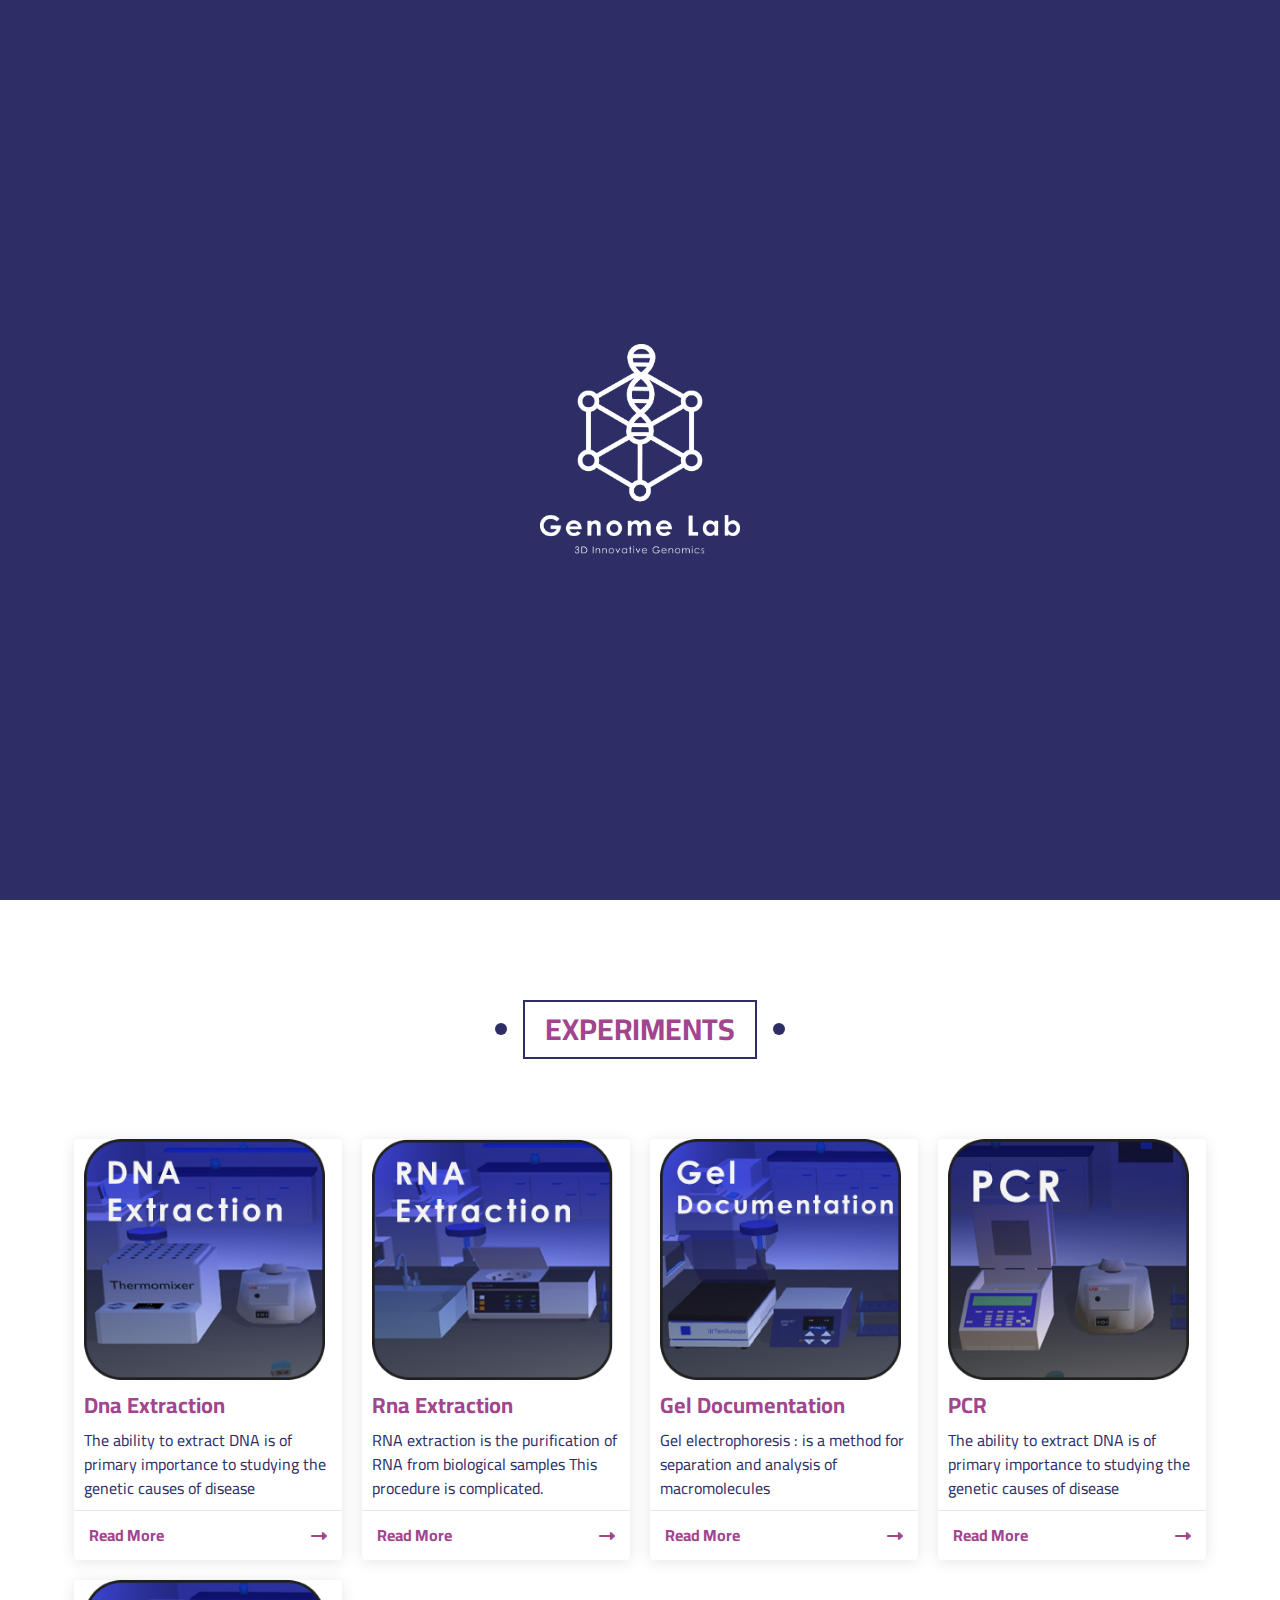
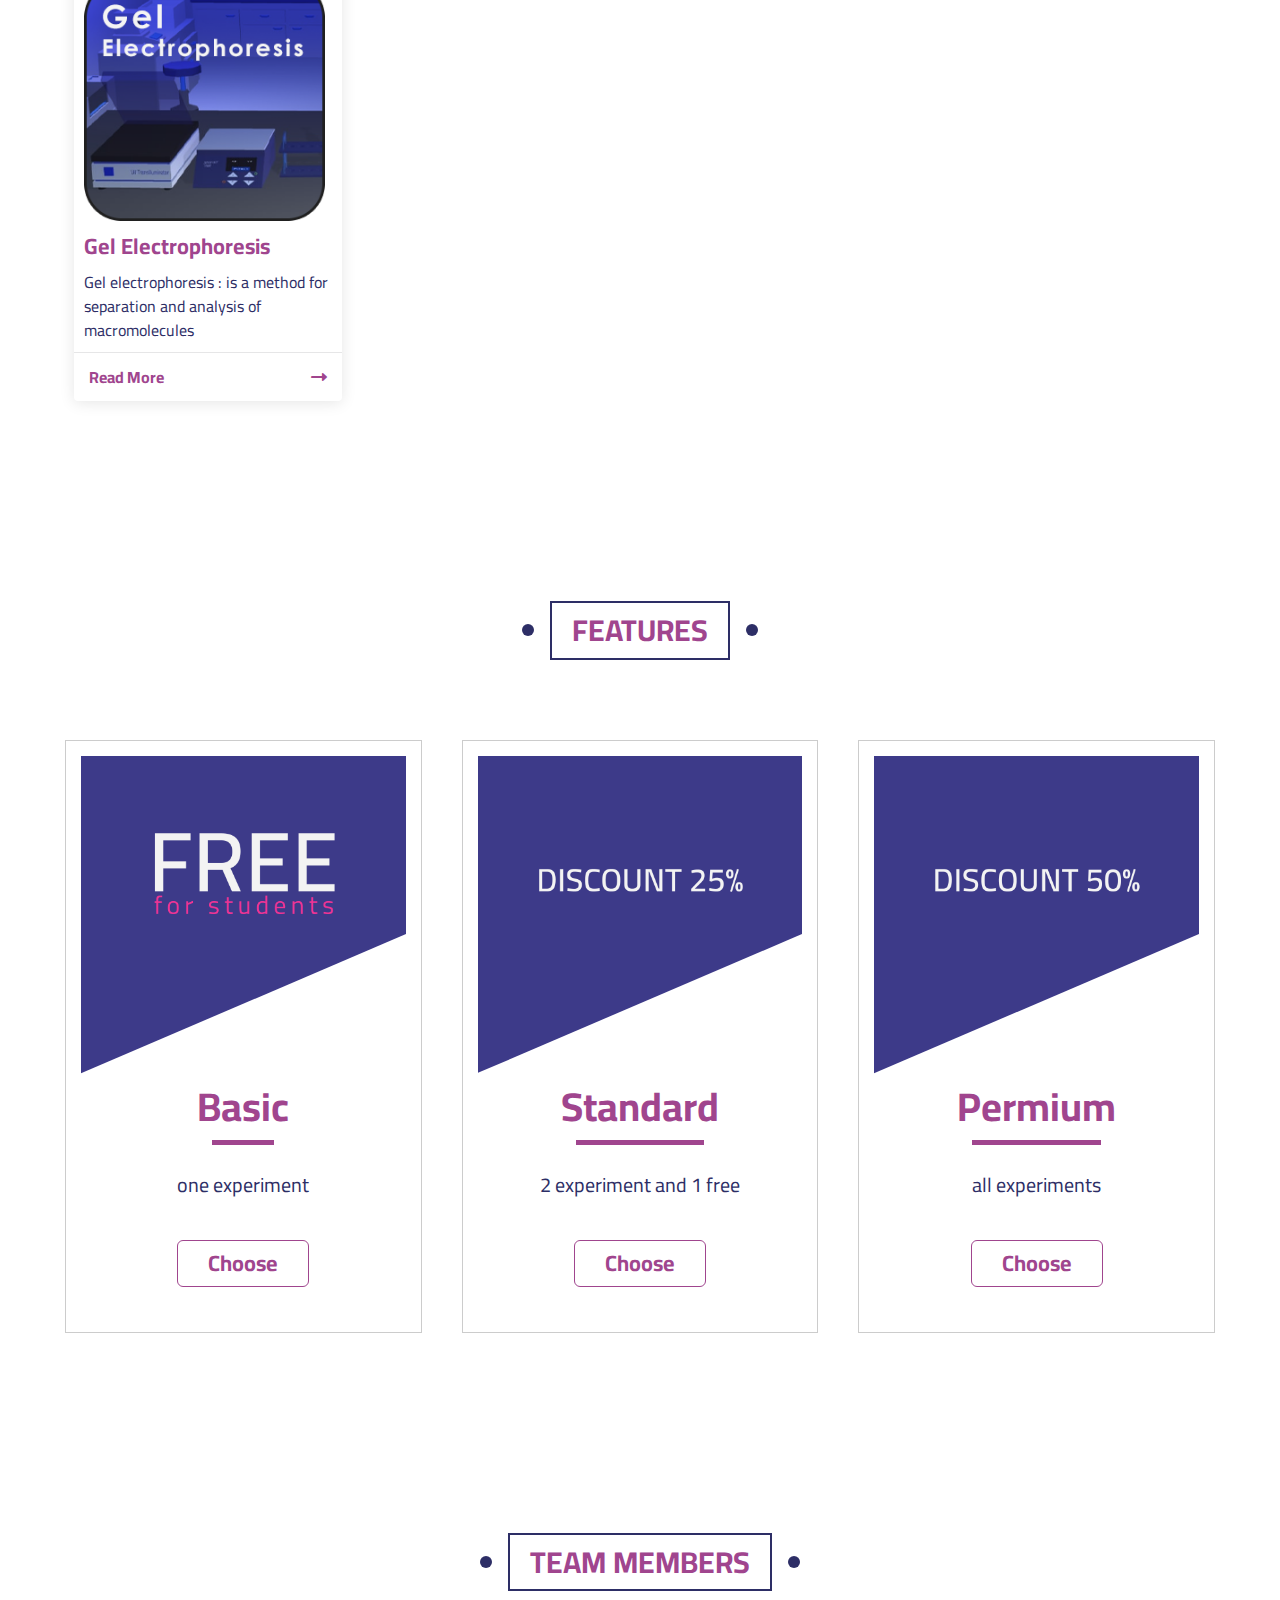
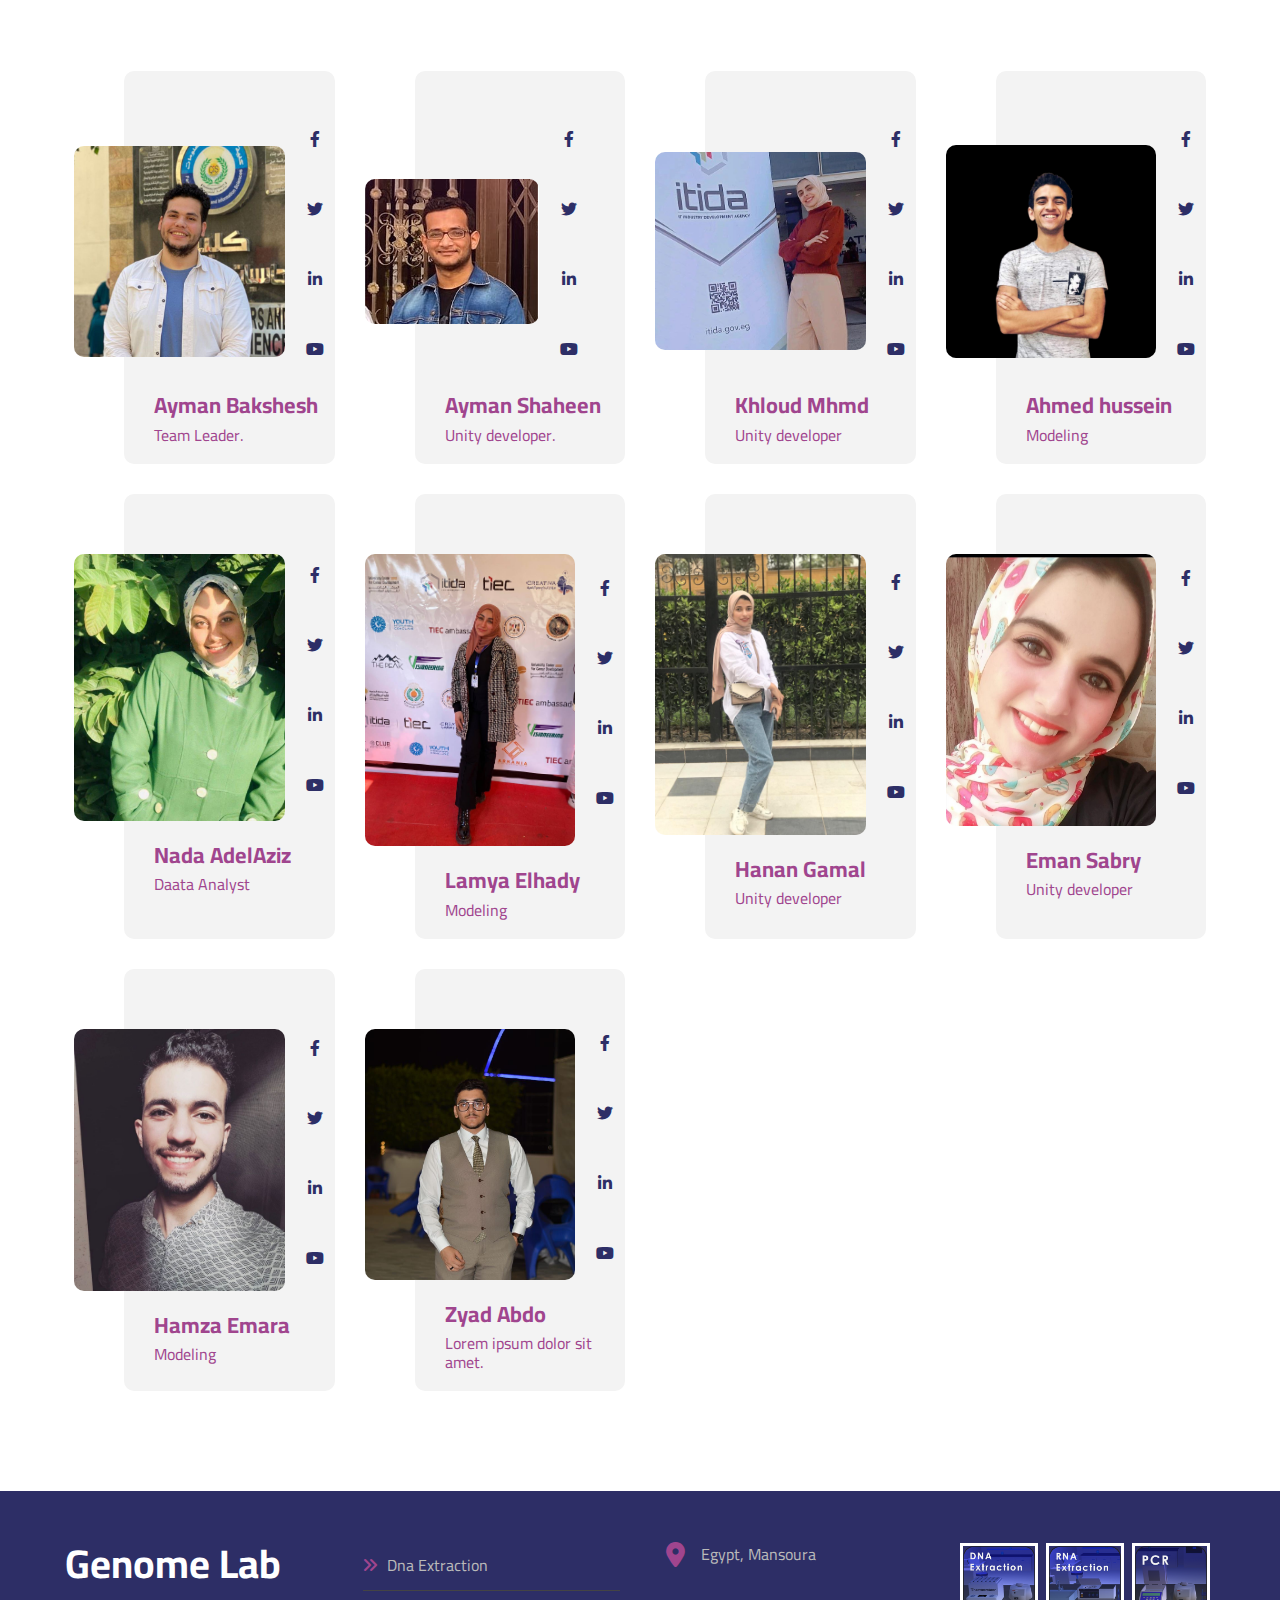
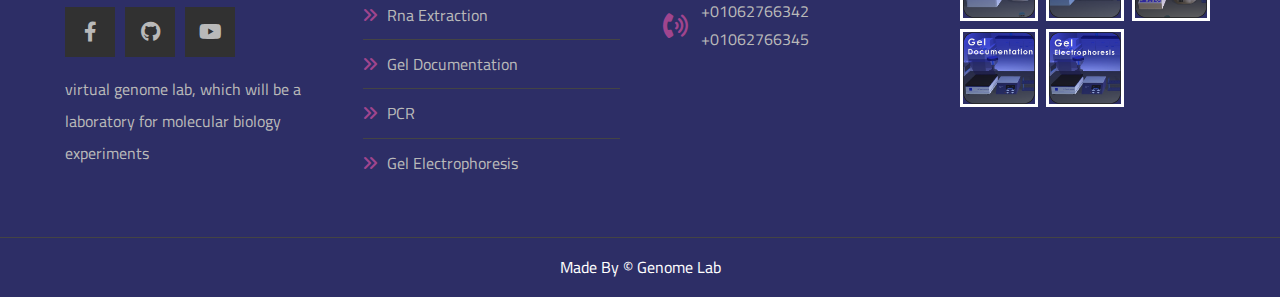
<file: index.html>
<!DOCTYPE html>
<html lang="en">
  <head>
    <meta charset="UTF-8" />
    <meta http-equiv="X-UA-Compatible" content="IE=edge" />
    <meta name="viewport" content="width=device-width, initial-scale=1.0" />
    <title>Genome Lab</title>
    <link rel="preconnect" href="https://fonts.googleapis.com" />
    <link rel="preconnect" href="https://fonts.gstatic.com" crossorigin />
    <link
      href="https://fonts.googleapis.com/css2?family=Cairo:wght@300;400;700&family=Lato:ital,wght@0,400;1,700&family=Pacifico&family=Rubik:wght@300&display=swap"
      rel="stylesheet"
    />
    <link rel="stylesheet" href="css/normalize.css" />
    <!--<link rel="stylesheet" href="css/bootstrap.min.css">-->
    <link rel="stylesheet" href="css/all.min.css" />
    <link rel="stylesheet" href="css/animate.css" />
    <link rel="stylesheet" href="css/style.css" />
  </head>
  <body>
    <!-- start header-->
    <div class="header">
      <div class="container">
        <a href="#index.thml" class="logo"> Genome Lab</a>
        <ul class="main-nav">
          <li>
            <a href="#Experiments">Experiments</a>
          </li>
          <li>
            <a href="#gallery">Devices</a>
          </li>
          <li>
            <a href="#feature">Feature</a>
          </li>
          
        </ul>
      </div>
    </div>
    <!-- end header-->
    <!-- start landing -->
    <div class="landing">
      <div class="container">
    <div class="text">
      <h1> Welcome, To ,<span> Genome Lab</h1>
      <p>
        Building 3d virtual genome lab, which will be a laboratory for molecular
         biology experiments and study the results of interactions on the human genome in a virtual work environment to simulate reality.    </p>
    </div> <!-- text-->
    <div class="btns">

        <a href="login.html" class="hvr-underline-from-left">Sign In </a>

        <a href="register.html" class="hvr-underline-from-right"> Sign up </a>

    </div>
    
 
      </div> <!--container-->
      <a href="#articles" class="go-down"> 
        <i class="fas fa-angle-double-down fa-2x"></i>
      </a>
    </div> <!-- landing-->
    <!-- end labding-->
    <!-- start Articles-->
    <div class="articles" id="Experiments">
      <h2 class="title-main"> Experiments </h2>
        <div class="container ">

        <div class="box">
          <img src="imgs/Group 10.png" alt="" >
          <div class="contant">
            <h3> Dna Extraction </h3>
            <p>The ability to extract DNA is of primary importance to studying the genetic causes of disease</p>
          </div> <!-- contant-->
          <div class="info">
            <a href="#" onclick="checkLogin()"> Read More </a>
            <i class="fas fa-long-arrow-alt-right "></i>
          </div> <!-- info-->
          </div> <!--1-->
      
        <div class="box">
          <img src="imgs/Group 11.png" alt="" >
          <div class="contant">
            <h3> Rna Extraction </h3>
            <p>RNA extraction is the purification of RNA from biological samples This procedure is complicated.</p>
          </div> <!-- contant-->
          <div class="info">
            <a href="#"> Read More </a>
            <i class="fas fa-long-arrow-alt-right "></i>
          </div> <!-- info-->
        </div> <!-- box 2-->

        <div class="box">
          <img src="imgs/Group 8.png" alt="" >
          <div class="contant">
            <h3> Gel Documentation  </h3>
            <p>Gel electrophoresis : 
              is a method for separation and analysis of macromolecules</p>
          </div> <!-- contant-->
          <div class="info">
            <a href="#"> Read More </a>
            <i class="fas fa-long-arrow-alt-right "></i>
          </div> <!-- info-->
        </div> <!-- box 3-->

        <div class="box">
          <img src="imgs/Group 7.png" alt="" >
          <div class="contant">
            <h3> PCR </h3>
            <p>The ability to extract DNA is of primary importance to studying the genetic causes of disease</p>
          </div> <!-- contant-->
          <div class="info">
            <a href="#"> Read More </a>
            <i class="fas fa-long-arrow-alt-right "></i>
          </div> <!-- info-->
        </div> <!-- box 4-->

        <div class="box">
          <img src="imgs/Group 9.png" alt="" >
          <div class="contant">
            <h3> Gel Electrophoresis </h3>
            <p>Gel electrophoresis : 
              is a method for separation and analysis of macromolecules</p>
          </div> <!-- contant-->
          <div class="info">
            <a href="#"> Read More </a>
            <i class="fas fa-long-arrow-alt-right "></i>
          </div> <!-- info-->
        </div> <!-- box 5-->


      
      </div> <!-- container-->
    </div> <!-- Articles-->
    <!-- end Articles-->
     <!-- start feature -->
  <div class="feature" id="feature">
    <h2 class="title-main"> Features</h2>
    <div class="container">
      <div class="box Quality">
        <div class="img-holder">
          <img src="imgs/free.png" alt="" >
        </div>      
          <h3> Basic</h3>
          <p>  one experiment</p>
             <a href="#"> Choose</a>

      </div> <!-- box 1 -->

      <div class="box Time">
        <div class="img-holder">
          <img src="imgs/free2.png" alt="" >
        </div>      
          <h3> Standard </h3>
          <p> 2 experiment and 1 free</p>

             <a href="#"> Choose</a>


      </div> <!-- box 2 -->

      <div class="box Passion">
        <div class="img-holder">
          <img src="imgs/free3.png" alt="" >
        </div>      
          <h3> Permium</h3>
          <p>          all experiments
          </p>
             <a href="#"> Choose</a>


      </div> <!-- box 3 -->

    </div> <!--container-->
  </div> <!-- feature-->
  <!--start Team member -->
  <div class="team-member" id="team-member">
    <h2 class="title-main">
      TEAM MEMBERS
    </h2>
    <div class="container">
      <div class="box">
        <div class="data">
          <img src="imgs/ayman.jpg" alt="">
          <div class="social">
            <a href="#" >  <i class="fab fa-facebook-f"></i> </a>
            <a href="#" >  <i class="fab fa-twitter"></i> </a>
            <a href="#" >  <i class="fab fa-linkedin-in"></i> </a>
            <a href="#" >  <i class="fab fa-youtube"></i> </a>
          </div>
        </div>
        <div class="info">
          <h3> Ayman Bakshesh</h3>
          <p> Team Leader.</p>
        </div>
       
      </div>
      
      <div class="box">
        <div class="data">
          <img src="imgs/shaheen.png" alt="">
          <div class="social">
            <a href="#" >  <i class="fab fa-facebook-f"></i> </a>
            <a href="#" >  <i class="fab fa-twitter"></i> </a>
            <a href="#" >  <i class="fab fa-linkedin-in"></i> </a>
            <a href="#" >  <i class="fab fa-youtube"></i> </a>
          </div>
        </div>
        <div class="info">
          <h3> Ayman Shaheen</h3>
          <p> Unity developer.</p>
        </div>
       
      </div>

      <div class="box">
        <div class="data">
          <img src="imgs/khloud2.jpg" alt="">
          <div class="social">
            <a href="#" >  <i class="fab fa-facebook-f"></i> </a>
            <a href="#" >  <i class="fab fa-twitter"></i> </a>
            <a href="#" >  <i class="fab fa-linkedin-in"></i> </a>
            <a href="#" >  <i class="fab fa-youtube"></i> </a>
          </div>
        </div>
        <div class="info">
          <h3> Khloud Mhmd</h3>
          <p> Unity developer</p>
        </div>
       
      </div>

      <div class="box">
        <div class="data">
          <img src="imgs/hussen.jpg" alt="">
          <div class="social">
            <a href="#" >  <i class="fab fa-facebook-f"></i> </a>
            <a href="#" >  <i class="fab fa-twitter"></i> </a>
            <a href="#" >  <i class="fab fa-linkedin-in"></i> </a>
            <a href="#" >  <i class="fab fa-youtube"></i> </a>
          </div>
        </div>
        <div class="info">
          <h3> Ahmed hussein</h3>
          <p> Modeling</p>
        </div>
       
      </div>

      <div class="box">
        <div class="data">
          <img src="imgs/naddda.jpg" alt="">
          <div class="social">
            <a href="#" >  <i class="fab fa-facebook-f"></i> </a>
            <a href="#" >  <i class="fab fa-twitter"></i> </a>
            <a href="#" >  <i class="fab fa-linkedin-in"></i> </a>
            <a href="#" >  <i class="fab fa-youtube"></i> </a>
          </div>
        </div>
        <div class="info">
          <h3> Nada AdelAziz</h3>
          <p> Daata Analyst </p>
        </div>
       
      </div>

      <div class="box">
        <div class="data">
          <img src="imgs/lamya.jpg" alt="">
          <div class="social">
            <a href="#" >  <i class="fab fa-facebook-f"></i> </a>
            <a href="#" >  <i class="fab fa-twitter"></i> </a>
            <a href="#" >  <i class="fab fa-linkedin-in"></i> </a>
            <a href="#" >  <i class="fab fa-youtube"></i> </a>
          </div>
        </div>
        <div class="info">
          <h3> Lamya Elhady</h3>
          <p> Modeling</p>
        </div>
       
      </div>

      <div class="box">
        <div class="data">
          <img src="imgs/Hanan.jpg" alt="">
          <div class="social">
            <a href="#" >  <i class="fab fa-facebook-f"></i> </a>
            <a href="#" >  <i class="fab fa-twitter"></i> </a>
            <a href="#" >  <i class="fab fa-linkedin-in"></i> </a>
            <a href="#" >  <i class="fab fa-youtube"></i> </a>
          </div>
        </div>
        <div class="info">
          <h3> Hanan Gamal</h3>
          <p> Unity developer</p>
        </div>
       
      </div>

      <div class="box">
        <div class="data">
          <img src="imgs/emann.png" alt="">
          <div class="social">
            <a href="#" >  <i class="fab fa-facebook-f"></i> </a>
            <a href="#" >  <i class="fab fa-twitter"></i> </a>
            <a href="#" >  <i class="fab fa-linkedin-in"></i> </a>
            <a href="#" >  <i class="fab fa-youtube"></i> </a>
          </div>
        </div>
        <div class="info">
          <h3> Eman Sabry</h3>
          <p> Unity developer</p>
        </div>
       
      </div>
      <div class="box">
        <div class="data">
          <img src="imgs/hamza2.jpg" alt="">
          <div class="social">
            <a href="#" >  <i class="fab fa-facebook-f"></i> </a>
            <a href="#" >  <i class="fab fa-twitter"></i> </a>
            <a href="#" >  <i class="fab fa-linkedin-in"></i> </a>
            <a href="#" >  <i class="fab fa-youtube"></i> </a>
          </div>
        </div>
        <div class="info">
          <h3> Hamza Emara</h3>
          <p> Modeling</p>
        </div>
       
      </div>
      <div class="box">
        <div class="data">
          <img src="imgs/zyad.jpg" alt="">
          <div class="social">
            <a href="#" >  <i class="fab fa-facebook-f"></i> </a>
            <a href="#" >  <i class="fab fa-twitter"></i> </a>
            <a href="#" >  <i class="fab fa-linkedin-in"></i> </a>
            <a href="#" >  <i class="fab fa-youtube"></i> </a>
          </div>
        </div>
        <div class="info">
          <h3> Zyad Abdo</h3>
          <p> Lorem ipsum dolor sit amet.</p>
        </div>
       
      </div>
    </div>
     </div>
  <!--end Team member -->
  <!-- Start Footer -->
  <div class="footer">
    <div class="container">
      <div class="box">
        <h3>Genome Lab</h3>
        <ul class="social">
          <li>
            <a href="#" class="facebook">
              <i class="fab fa-facebook-f"></i>
            </a>
          </li>
          <li>
            <a href="#" class="twitter">
              <i class="fab fa-github"></i>
            </a>
          </li>
          <li>
            <a href="#" class="youtube">
              <i class="fab fa-youtube"></i>
            </a>
          </li>
        </ul>
        <p class="text">
          virtual genome lab, which will be a laboratory for molecular biology experiments        </p>
      </div>
      <div class="box">
        <ul class="links">
          <li><a href="#" onclick="checkLogin()">Dna Extraction</a></li>
          <li><a href="#">Rna Extraction</a></li>
          <li><a href="#">Gel  Documentation</a></li>
          <li><a href="#">PCR </a></li>
          <li><a href="#">Gel Electrophoresis </a></li>
        </ul>
      </div>
      <div class="box">
        <div class="line">
          <i class="fas fa-map-marker-alt fa-fw"></i>
          <div class="info">Egypt, Mansoura</div>
        </div>
        <div class="line">
          <i class="fas fa-phone-volume fa-fw"></i>
          <div class="info">
            <span>+01062766342</span>
            <span>+01062766345</span>
          </div>
        </div>
      </div>
      <div class="box footer-gallery">
        <img src="imgs/Group 10.png" alt="" />
        <img src="imgs/Group 11.png" alt="" />
        <img src="imgs/Group 7.png" alt="" />
        <img src="imgs/Group 8.png" alt="" />
        <img src="imgs/Group 9.png" alt="" />
      </div>
    </div>
    <p class="copyright">Made   By &copy; Genome Lab</p>

  </div>
  <!-- End Footer -->

  <section class="loader">
    <div class="loader-icon">     
      <img src="imgs/logo w.png" alt="" width="200px">
    </div>
  </section>
  <script src="script.js"></script>
  <script src="https://cdnjs.cloudflare.com/ajax/libs/jquery/3.4.1/jquery.min.js"></script>
  <script>
    setTimeout(function () {
      $('body').css("overflow", "auto")
      $('.loader').fadeToggle();

    }, 3500);
  </script>

    <script src="js/wow.min.js"></script>
    <script>
      new WOW().init();
    </script>
    <script src="js/bootstrap.bundle.min.js"></script>
  </body>
</html>
</file>
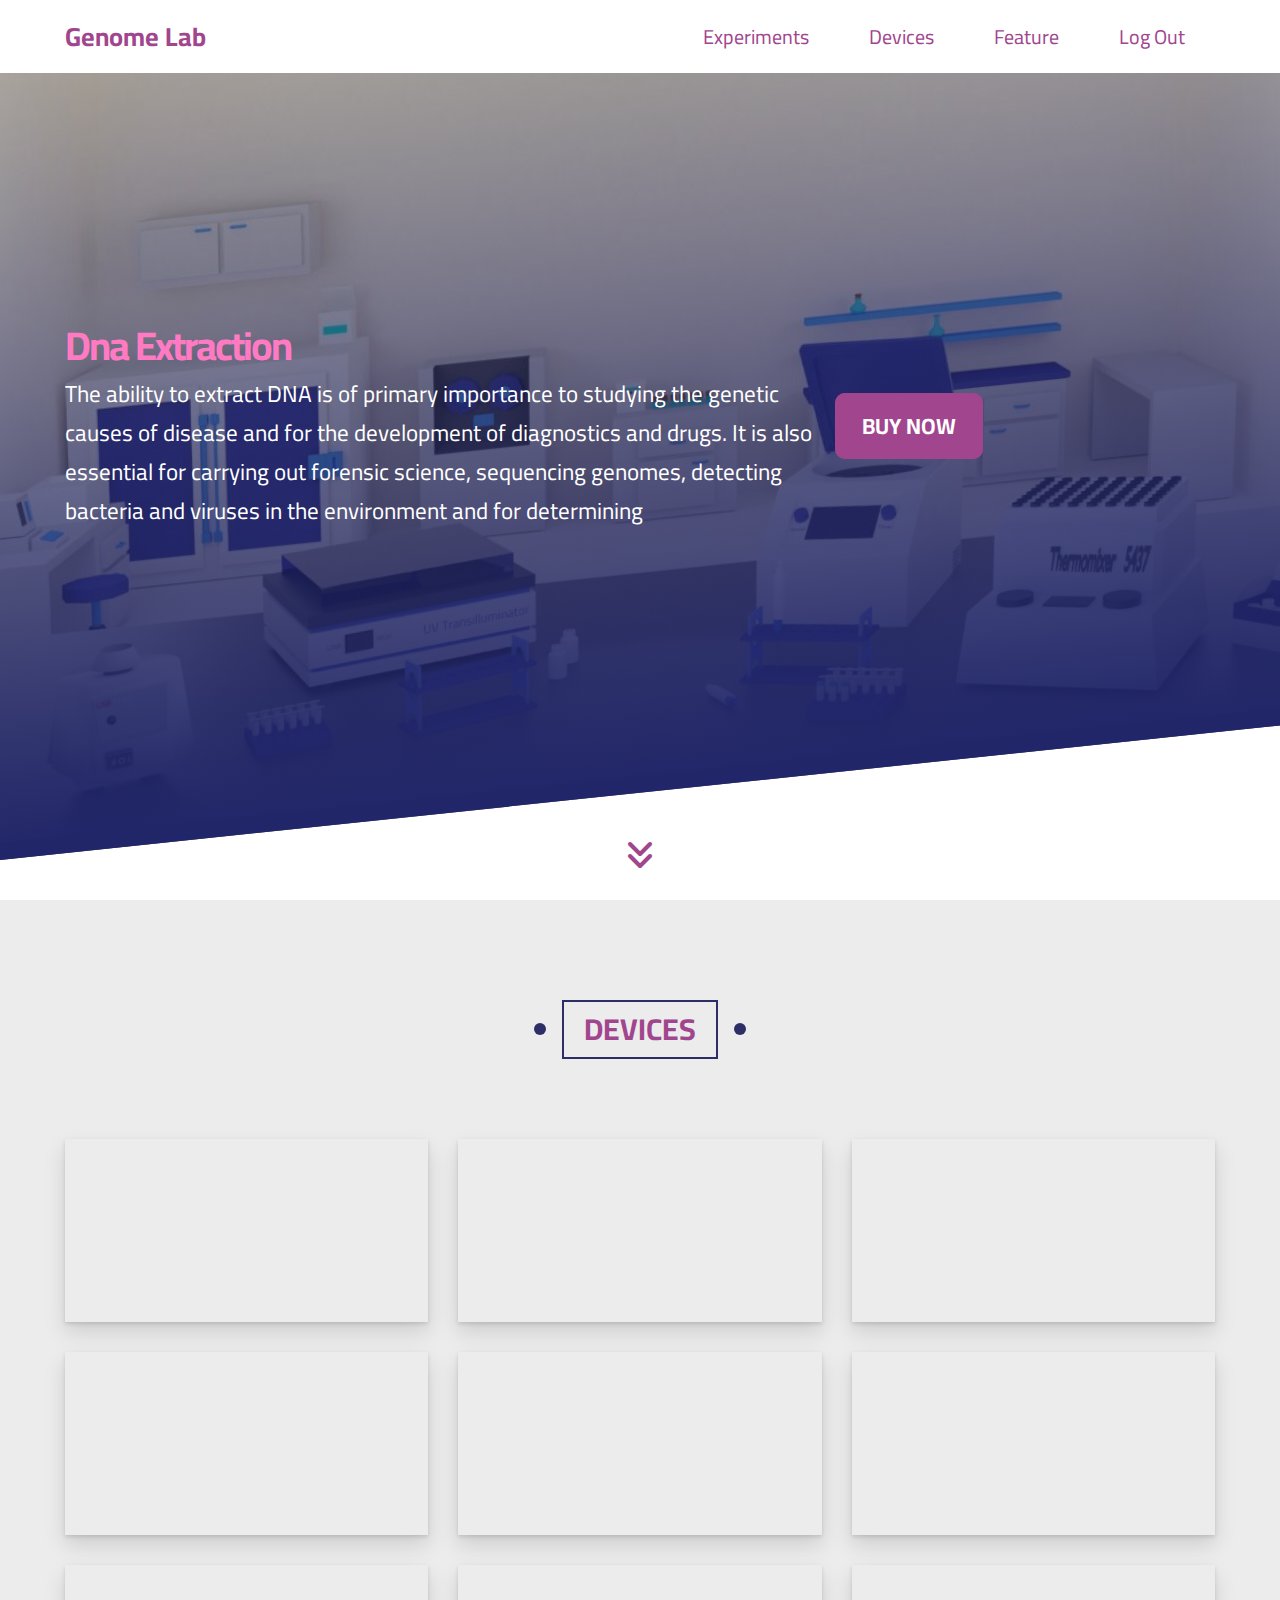
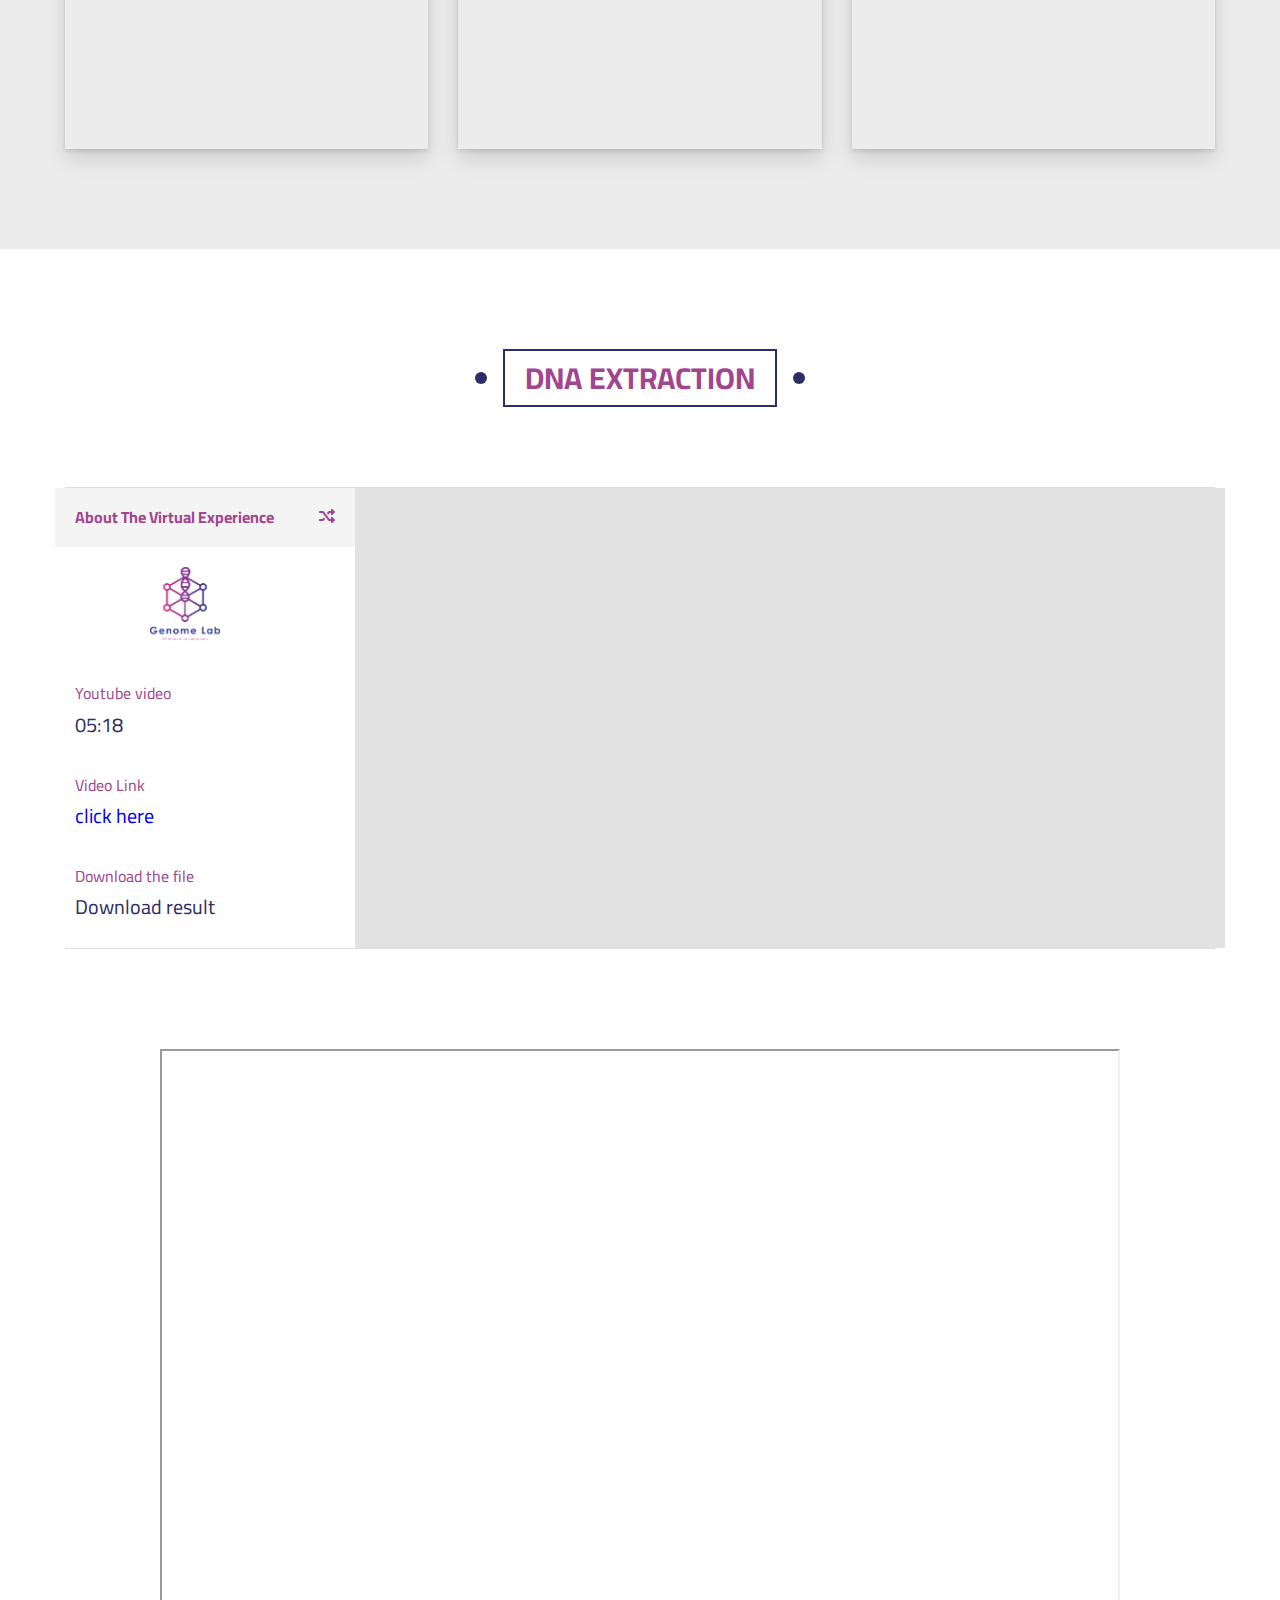
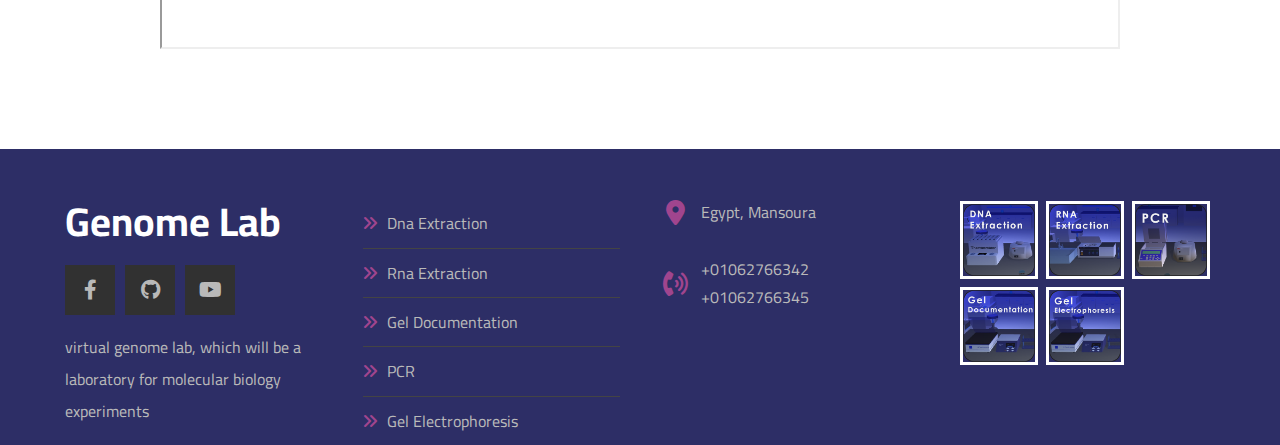
<file: experment.html>
<!DOCTYPE html>
<html lang="en">
  <head>
    <meta charset="UTF-8" />
    <meta http-equiv="X-UA-Compatible" content="IE=edge" />
    <meta name="viewport" content="width=device-width, initial-scale=1.0" />
    <title>Genome Lab</title>
    <link rel="preconnect" href="https://fonts.googleapis.com" />
    <link rel="preconnect" href="https://fonts.gstatic.com" crossorigin />
    <link
      href="https://fonts.googleapis.com/css2?family=Cairo:wght@300;400;700&family=Lato:ital,wght@0,400;1,700&family=Pacifico&family=Rubik:wght@300&display=swap"
      rel="stylesheet"
    />
    <link rel="stylesheet" href="css/normalize.css" />
    <!--<link rel="stylesheet" href="css/bootstrap.min.css">-->
    <link rel="stylesheet" href="css/all.min.css" />
    <link rel="stylesheet" href="css/animate.css" />
    <link rel="stylesheet" href="css/style.css" />
    <link rel="stylesheet" href="css/home.css" />
  </head>
  <body>
    <!-- start header-->
    <div class="header">
      <div class="container">
        <a href="index.html" class="logo"> Genome Lab</a>
        <ul class="main-nav">
          <li>
            <a href="#Experiments">Experiments</a>
          </li>
          <li>
            <a href="#gallery">Devices</a>
          </li>
          <li>
            <a href="#feature">Feature</a>
          </li>
          <li>
            <a href="#"id="logout">Log Out</a>
          </li>
        </ul>
      </div>
    </div>
    <!-- end header-->
    <!-- start landing -->
    <div class="landing">
      <div class="container">
    <div class="text">
      <h1> Dna Extraction </h1>
      <p>
      <span>The ability to extract DNA is of primary importance to studying the genetic 
        causes of disease and for the development of diagnostics and drugs. It is also 
        essential for carrying out forensic science, sequencing genomes, detecting bacteria and viruses in the environment and for determining </span>      </p>
    </div> <!-- text-->
    <div class="btns">

      <a href="#" class="hvr-underline-from-left">Buy Now </a>


  </div>
      </div> <!--container-->
      <a href="#articles" class="go-down"> 
        <i class="fas fa-angle-double-down fa-2x"></i>
      </a>
    </div> <!-- landing-->
    <!-- end labding-->
    <!-- start Gallery-->
    <div class="gallery" id="gallery">
      <h2 class="title-main"> Devices </h2>
        <div class="container">
          <div class="box">
            <div class="image">
              <div class="sketchfab-embed-wrapper">
                 <iframe title="Uv Transilluminator" frameborder="0" 
                  allowfullscreen mozallowfullscreen="true" webkitallowfullscreen="true" 
                  allow="autoplay; fullscreen; xr-spatial-tracking" xr-spatial-tracking execution-while-out-of-viewport execution-while-not-rendered web-share src="https://sketchfab.com/models/64f393269763471f85d1013c465009f4/embed"> </iframe> </div>            </div>
          </div>
          <div class="box">
            <div class="image">
              <div class="sketchfab-embed-wrapper"> 
                <iframe title="Blood Tube" frameborder="0" allowfullscreen mozallowfullscreen="true" 
                webkitallowfullscreen="true" allow="autoplay; fullscreen; xr-spatial-tracking"
                 xr-spatial-tracking execution-while-out-of-viewport execution-while-not-rendered web-share
                  src="https://sketchfab.com/models/d8070ac3635541d0b3f1b7b06fbe17ec/embed"> </iframe> </div>     
                      </div>
          </div>
          <div class="box">
            <div class="image">
              <div class="sketchfab-embed-wrapper"> <iframe title="4th (2)" frameborder="0" allowfullscreen mozallowfullscreen="true" webkitallowfullscreen="true" allow="autoplay; fullscreen; xr-spatial-tracking" xr-spatial-tracking execution-while-out-of-viewport execution-while-not-rendered web-share src="https://sketchfab.com/models/b7c468141c824c40ba67e8556babb202/embed"> </iframe> </div>           </div>
          </div>
          <div class="box">
            <div class="image">
              <div class="sketchfab-embed-wrapper"> <iframe title="Thermomixer" frameborder="0" allowfullscreen mozallowfullscreen="true" webkitallowfullscreen="true" allow="autoplay; fullscreen; xr-spatial-tracking" xr-spatial-tracking execution-while-out-of-viewport execution-while-not-rendered web-share src="https://sketchfab.com/models/7bc7352613c749139ec0932d39e3d42d/embed"> </iframe> </div>            </div>
          </div>
          <div class="box">
            <div class="image">
              <div class="sketchfab-embed-wrapper"> <iframe title="Pipepitte" frameborder="0" allowfullscreen mozallowfullscreen="true" webkitallowfullscreen="true" allow="autoplay; fullscreen; xr-spatial-tracking" xr-spatial-tracking execution-while-out-of-viewport execution-while-not-rendered web-share src="https://sketchfab.com/models/8f8a619d372d4ed5865d160551581df2/embed"> </iframe> </div>           </div>
          </div>
          <div class="box">
            <div class="image">
              <div class="sketchfab-embed-wrapper"> <iframe title="Micro Centri" frameborder="0" allowfullscreen mozallowfullscreen="true" webkitallowfullscreen="true" allow="autoplay; fullscreen; xr-spatial-tracking" xr-spatial-tracking execution-while-out-of-viewport execution-while-not-rendered web-share src="https://sketchfab.com/models/89f4c62379864b0190cd62a12ea50d1e/embed"> </iframe> </div>            </div>
          </div>
          <div class="box">
            <div class="image">
              <div class="sketchfab-embed-wrapper"> <iframe title="Task2" frameborder="0" allowfullscreen mozallowfullscreen="true" webkitallowfullscreen="true" allow="autoplay; fullscreen; xr-spatial-tracking" xr-spatial-tracking execution-while-out-of-viewport execution-while-not-rendered web-share src="https://sketchfab.com/models/a06c896bb6df40b4a91d39bc30963a9e/embed"> </iframe> </div>            </div>
          </div>
          <div class="box">
            <div class="image">
              <div class="sketchfab-embed-wrapper"> <iframe title="Hotplate" frameborder="0" allowfullscreen mozallowfullscreen="true" webkitallowfullscreen="true" allow="autoplay; fullscreen; xr-spatial-tracking" xr-spatial-tracking execution-while-out-of-viewport execution-while-not-rendered web-share src="https://sketchfab.com/models/60973da256314de093ced547be9a3971/embed"> </iframe> </div>            </div>
          </div>
          <div class="box">
            <div class="image">
              <div class="sketchfab-embed-wrapper"> <iframe title="Votrex" frameborder="0" allowfullscreen mozallowfullscreen="true" webkitallowfullscreen="true" allow="autoplay; fullscreen; xr-spatial-tracking" xr-spatial-tracking execution-while-out-of-viewport execution-while-not-rendered web-share src="https://sketchfab.com/models/291b5a333328424bb9b35b1f8058f33f/embed"> </iframe> </div>           </div>
          </div>

</div>
    </div> <!--gallery-->
    <!-- end Gallery-->
    <!-- Start Videos -->
    <div class="videos" id="videos">
      <h2 class="main-title">Dna Extraction </h2>
      <div class="container">
        <div class="holder">
          <div class="list">
            <div class="name">
              About The Virtual Experience
              <i class="fas fa-random"></i>
            </div>
            <ul>
              <li class="logoo">      <img src="imgs/logo.png" alt="" width="70px"></li>

              <li>Youtube video<span>05:18</span></li>
              <li>Video Link <span> <a class="link" href="https://youtu.be/xx0wCr0H1DM" > click here</a></span></li>
              <li>Download the file <span class="download">
                  <a href="Dna extraction.pdf"> Download result </a>
                              </span></li>
            </ul>
          </div>
          <div class="preview">
            <iframe width="850" height="440"
             src="https://www.youtube.com/embed/xx0wCr0H1DM" 
             title="YouTube video player" frameborder="0" allow="accelerometer; autoplay; clipboard-write; encrypted-media; gyroscope; picture-in-picture" allowfullscreen></iframe>          </div>
        </div>
      </div>
    </div>
    <!-- End Videos -->
    <div class="pdf">
      <iframe src="https://drive.google.com/file/d/16JQHjvC3x2vn3y6WMx_uIRDqal4F2vet/preview" 
       allow="autoplay"></iframe>
    </div>   
     <!-- Start Footer -->
  <div class="footer">
    <div class="container">
      <div class="box">
        <h3>Genome Lab</h3>
        <ul class="social">
          <li>
            <a href="#" class="facebook">
              <i class="fab fa-facebook-f"></i>
            </a>
          </li>
          <li>
            <a href="#" class="twitter">
              <i class="fab fa-github"></i>
            </a>
          </li>
          <li>
            <a href="#" class="youtube">
              <i class="fab fa-youtube"></i>
            </a>
          </li>
        </ul>
        <p class="text">
          virtual genome lab, which will be a laboratory for molecular biology experiments        </p>
      </div>
      <div class="box">
        <ul class="links">
          <li><a href="#" onclick="checkLogin()">Dna Extraction</a></li>
          <li><a href="#">Rna Extraction</a></li>
          <li><a href="#">Gel  Documentation</a></li>
          <li><a href="#">PCR </a></li>
          <li><a href="#">Gel Electrophoresis </a></li>
        </ul>
      </div>
      <div class="box">
        <div class="line">
          <i class="fas fa-map-marker-alt fa-fw"></i>
          <div class="info">Egypt, Mansoura</div>
        </div>
        <div class="line">
          <i class="fas fa-phone-volume fa-fw"></i>
          <div class="info">
            <span>+01062766342</span>
            <span>+01062766345</span>
          </div>
        </div>
      </div>
      <div class="box footer-gallery">
        <img src="imgs/Group 10.png" alt="" />
        <img src="imgs/Group 11.png" alt="" />
        <img src="imgs/Group 7.png" alt="" />
        <img src="imgs/Group 8.png" alt="" />
        <img src="imgs/Group 9.png" alt="" />
      </div>
    </div>

  </div>
  <!-- End Footer -->
  <script src="script.js"></script>
    </body>
    </html>
</file>
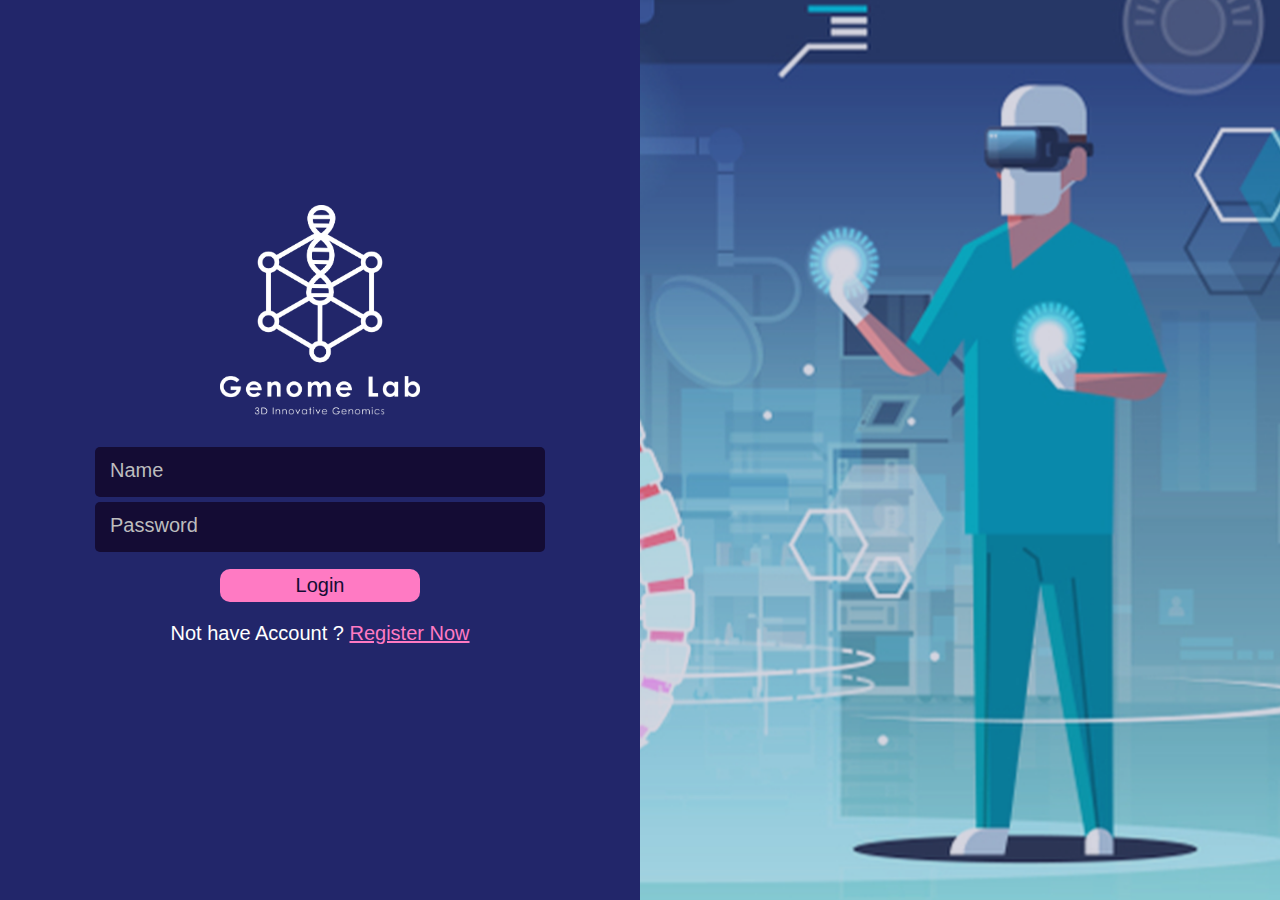
<file: login.html>
<!DOCTYPE html>
<html lang="en">
  <head>
    <meta charset="UTF-8" />
    <meta http-equiv="X-UA-Compatible" content="IE=edge" />
    <meta name="viewport" content="width=device-width, initial-scale=1.0" />
    <title > login page</title>
    <link rel="preconnect" href="https://fonts.googleapis.com" />
    <link rel="preconnect" href="https://fonts.gstatic.com" crossorigin />
    <link
      href="https://fonts.googleapis.com/css2?family=Cairo:wght@300;400;700&family=Lato:ital,wght@0,400;1,700&family=Pacifico&family=Rubik:wght@300&display=swap"
      rel="stylesheet"
    />
    <link rel="stylesheet" href="css/normalize.css" />
    <!--<link rel="stylesheet" href="css/bootstrap.min.css">-->
    <link rel="stylesheet" href="css/all.min.css" />
    <link rel="stylesheet" href="css/animate.css" />
    <link rel="stylesheet" href="css/general.css">

  </head>
        <body>
    <!-- Start Discount -->
    <div class="discount" id="discount">
      
            <section  class="section-form">
                <div class=" logo">
                    <img src="imgs/logo w.png">
            
                   </div>
                <form>
                    <input type="text" placeholder="Name" id="username"/>
                    <input type="password" placeholder="Password" id="password"/>
                    <input  type="submit"    value=" Login " id="sign-in"/>
                   <p>Not have Account ? <a href="register.html"> Register Now</a></p> 
                </form>
    
            </section>
        <div class="image">
            <div class="content">
                       </div>
          </div>
      </div>
      <!-- End Discount -->
        
      
        <script src="js/login.js"></script>
</html>
</file>
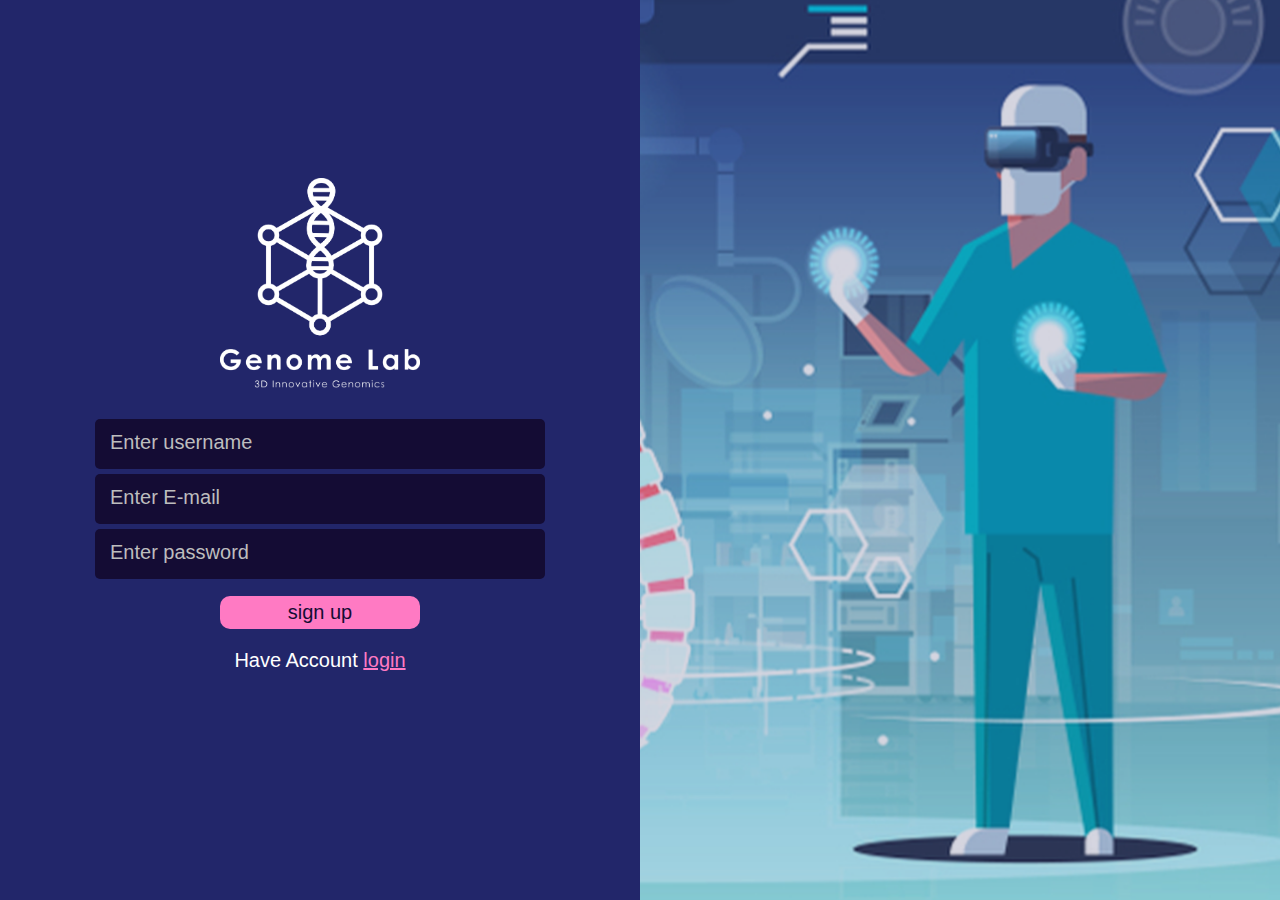
<file: register.html>
<!DOCTYPE html>
<html lang="en">
  <head>
    <meta charset="UTF-8" />
    <meta http-equiv="X-UA-Compatible" content="IE=edge" />
    <meta name="viewport" content="width=device-width, initial-scale=1.0" />
    <title>register page</title>
    <link rel="preconnect" href="https://fonts.googleapis.com" />
    <link rel="preconnect" href="https://fonts.gstatic.com" crossorigin />
    <link
      href="https://fonts.googleapis.com/css2?family=Cairo:wght@300;400;700&family=Lato:ital,wght@0,400;1,700&family=Pacifico&family=Rubik:wght@300&display=swap"
      rel="stylesheet"
    />
    <link rel="stylesheet" href="css/normalize.css" />
    <!--<link rel="stylesheet" href="css/bootstrap.min.css">-->
    <link rel="stylesheet" href="css/all.min.css" />
    <link rel="stylesheet" href="css/animate.css" />
    <link rel="stylesheet" href="css/general.css" />
  </head>
  <body>
     <!-- Start Discount -->
     <div class="discount" id="discount">
      
      <section  class="section-form">
          <div class=" logo">
              <img src="imgs/logo w.png">
             </div>
          <form>
            <input type="text" placeholder="Enter username" id="name" />
            <input type="email" placeholder="Enter E-mail" id="email" />
            <input type="password" placeholder="Enter password" id="password" />
            <input type="submit" value=" sign up " id="sign-up" />
            <p>Have Account <a href="login.html"> login</a></p> 
          </form>

      </section>
  <div class="image">
      <div class="content">
                 </div>
    </div>
</div>
<!-- End Discount -->
    <script src="js/register.js"></script>
  </body>
</html>
</file>
<file: css/style.css>
/* start gobal rules*/
*{
    -webkit-box-sizing:border-box;
    -moz-box-sizing: border-box ;
    box-sizing:border-box;
}
:root
{
    --main-color:#a0458e;
    --main-color-alt:#1787e0;
    --main-transtion: 1.5s;
    --main-padding-top: 100px;
    --main-padding-bottom: 100px;
    --backgroud:#ececec;


}
html{
    scroll-behavior: smooth;
}
body
{
    font-family: 'Cairo', sans-serif;
}
ul 
{
    list-style: none;
    margin: 0;
    padding: 0;
}
a {
    text-decoration: none;
}
.container{
   padding-left: 10px;
    padding-right: 10px;
    margin-left: auto;
    margin-right: auto;
}
.title-main 
{
    margin: 0 auto 80px;
    border: 2px solid #2d2e66;
    padding: 10px 20px;
    width: fit-content;
    font-size: 30px;
    z-index: 1;
    position: relative;
    transition:  var(--main-transtion);
    text-transform: uppercase;
    color: #2d2e66;
    color: #a0458e;
    -webkit-transition:  var(--main-transtion);
    -moz-transition:  var(--main-transtion);
    -ms-transition:  var(--main-transtion);
    -o-transition:  var(--main-transtion);
}
.title-main:hover
{
    color: white;


    border: 2px solid white;
    transition-delay: 0.5s;
}

.title-main::before
, .title-main::after
{
    content: " ";
    position: absolute;
    width: 12px;
    height: 12px;
    border-radius: 50%;
    top: 50%;
    transform: translateY(-50%);
    background-color: var(--main-color);
    background-color: #2d2e66;
    -webkit-border-radius: 50%;
    -moz-border-radius: 50%;
    -ms-border-radius: 50%;
    -o-border-radius: 50%;
}
.title-main::before
{
    left: -30px;

}
.title-main::after
{
   right: -30px;
}
.title-main:hover::before

{
    z-index: -1;
    animation: left-move .5s linear forwards;
}
.title-main:hover::after
{
    z-index: -1;
    animation: right-move .5s linear forwards;
    
}
/*small*/
@media(min-width:768px)
{
    .container{
        width: 750px;
    }
}
/*medium*/
@media(min-width:992px)
{
  .container{
      width: 970px;
  }
}
/*large*/
@media(min-width:1200px)
{
  .container{
      width: 1170px;
  }
}
/*End global rules*/
.header
{
  background-color: white;
  position: relative;
  -webkit-box-sizing:0 0 10px #ddd;
    -moz-box-sizing: 0 0 10px #ddd ;
    box-sizing:0 0 10px #ddd;
}
.header .container
{
display: flex;
justify-content: space-between;
align-items: center;
flex-wrap: wrap;
position: relative;
}
.header .logo
{
   color: var(--main-color);
   font-size: 26px ;
   font-weight: bold;
   height:72px ;
   display: flex;
   justify-content: center;
   align-items: center;
}
@media (max-width:767px) {
    .logo {
        width: 100%;
        height: 50px;
    }
    
}
.header .main-nav 
{
display: flex;

}
@media (max-width:767px) {
    .header .main-nav 
    {
        margin: auto;
    }
    
}
.header .main-nav > li:hover .mega-menu
{
opacity: 1;
z-index: 100;
top: calc(100% + 1px)
}
.header .main-nav > li > a 
{
    display: flex;
    justify-content: center;
align-items: center;
height: 73px;
position: relative;
color:var(--main-color);
padding: 0 30px;
overflow: hidden;

}
@media (max-width:767px) {
.header .main-nav > li > a 

    {
        padding: 10px;
        font-size: 14px;
        height: 40px;
    }
    
}
.header .main-nav > li > a
{
    font-size: 20px;
}
.header .main-nav > li > a::before
{
    content: " ";
    width: 100%;
    height: 4px;
    background-color: var(--main-color);
    left: -100%;
    position: absolute;
    top: 0;
    transition: var(--main-transtion);
}
.header .main-nav > li > a:hover 
{
    background-color: #fafafa;
    color: var(--main-color);

}
.header .main-nav > li > a:hover::before
{
    left: 0;
} 

.landing
{
    position: relative;
}
.landing::before
{
content: " ";
background-image:linear-gradient(rgba(0,0,0,0.1),rgba(33,38,106,255))
,url(../imgs/22.png);
background-size: cover;
background-position: center;
position: absolute;
width: 100%;
height: 100%;
z-index: -1;
top: -40px;
left: 0;
transform: skewY(-6deg);
transform-origin: top left;

}
.landing .container
{
display: flex;
min-height: calc(100vh - 73px);
align-items: center;
padding-bottom: 120px;
}
.landing .text
{
    flex: 1 ;
    animation: up-and-down linear infinite 7s;
    position: relative;
color: #a0458e;

}
.landing .text span
{
    color: #a0458e;
    color: white;
    
}
@media (max-width:991px) {
    .landing .text

        {
            text-align: center;
           
        }
    }
.landing .text h1 
{
     font-size: 40px;
     letter-spacing: -2px;
     margin: 0;

}
@media (max-width:767px) {
    .landing .text h1

        {
            font-size: 28px;
            padding-top: 20px;
        }
    }
.landing .text p 
{
    font-size: 23px;
    color: #666;
    color: #ccc;
    margin: 5px 0 0;
    line-height: 1.7;


}
@media (max-width:991px) {
    .landing .text p

        {
            margin: 10px auto;
        }
    }

    @media (max-width:767px) {
        .landing .text p
    
            {
                font-size: 18px;
            }
        }
        .landing .btns 
        {
            width: 400px;
        }
.landing .btns a 
{
   margin-left: 20px;
   border: 2px solid #a0458e;
   padding: 10px 25px;
   border-radius: 10px;
   color: white;
   background-color: #a0458e;

   font-size: 22px;
   font-weight: bold;
   text-transform: uppercase;
   
}
.landing .btns a:hover
{
    transition: var(--main-transtion);
    background-color: #ff7ac3;

} 
@media (max-width:991px) {
.landing .image img
    {
        display: none;
    }
}
.landing .go-down
{
    color: var(--main-color);
    position: absolute;
    left: 50%;
    bottom: 30px;
    transform: translateX(-50%);
    transition:  var(--main-transtion);
    -webkit-transform: translateX(-50%);
  
    -webkit-transition:  var(--main-transtion);
    -moz-transition:  var(--main-transtion);
    -ms-transition:  var(--main-transtion);
    -o-transition:  var(--main-transtion);
}
.landing .go-down i 
{
    animation: bouncing infinite 1.5s;
    -webkit-animation: bouncing infinite 1.5s;
}

.landing .go-down:hover
{
 color: #2d2e66;
}
/*start articles*/
.articles
{
padding-top: var(--main-padding-top);
padding-bottom: var(--main-padding-bottom);
position: relative;
}
.articles .container
{
display: grid;
grid-template-columns: repeat(auto-fill, minmax(220px,1fr));
gap: 20px;
width: 90%;

}
.articles .box
{
box-shadow: 0 2px 15px rgba(0, 0, 0 ,10%);
background-color: white;
border-radius: 4px;
overflow: hidden;
transition:  transform var(--main-transtion) , box-shadow var(--main-transtion);
}
.articles .box:hover
{
transform: translateY(-10px);
box-shadow: 0 2px 15px rgba(0, 0, 0 ,20%);


}
.articles .box img 
{
    max-width: 100%;
    width: 90%;
    margin-left: 10px;
}
.articles .contant
{
    padding: 10px;

}
.articles .contant h3 
{
    margin: 0;
    color: #a0458e;
    font-size: 22px;
}

.articles .contant p 
{
    line-height: 1.5;
    color: #2d2e66;
    margin: 10px 0 0;
}

.articles .info
{
    padding: 15px;
    border-top: 1px solid #e6e6e7;
    display: flex;
    justify-content: space-between;
    align-items: center;
}
.articles .info a 
{
color: var(--main-color);
font-weight: bold;
}
.articles .info i 
{
    color: var(--main-color);

}
.articles .box:hover .info i 
{
    animation: move-arrow 0.6s infinite linear;
} 
/*end articles*/

/*start feature*/

.feature
{
    padding-top: var(--main-padding-top);
padding-bottom: var(--main-padding-bottom);
position: relative;
background-color: white;
}
.feature .container
{
 display: grid;
grid-template-columns: repeat(auto-fill, minmax(300px,1fr));
gap: 40px;
}
.feature .box
{
 text-align: center;
 border: 1px solid #ccc;
 padding: 15px;
}
.feature .box .img-holder
{
position: relative;
overflow: hidden;
}
/*.feature .box .img-holder::before
{
    content: "";
    position: absolute;
    height: 100%;
    width: 100%;
    left: 0;
    top: 0;
}*/
.feature .box .img-holder::after
{
    content: "";
    position: absolute;
    bottom: 0;
    right: 0;
    border-style: solid;
    border-width: 0px 0px  150px 350px;
    border-color: transparent  transparent  white  transparent;
    transition: var(--main-transtion);
    
    
}
.feature .box:hover .img-holder::after
{
    border-width: 15px 500px  150px 0px;

}


.feature .box .img-holder img
{
    max-width: 100%;
}
.feature .box h3{
 position: relative;
 margin: auto;
 font-size: 40px;
 width: fit-content;
 color: #a0458e;
}
.feature .box h3::after{
 content: "";
 position: absolute;
 height:5px;
 width: calc(100% - 30px);
 bottom: -15px;
 left: 15px;

}
.feature .box p{
    line-height: 2;
    margin: 20px 0;
    padding: 15px;
    color: #2d2e66;
    font-size: 20px;

}
.feature .box a{
    display: block;
    border: 1px solid transparent;
    padding: 10px 30px;
    width: fit-content;
    margin: 0 auto 30px;
    font-weight: bold;
    font-size: 22px;
    border-radius: 6px;
    transition: var(--main-transtion);
}
.feature .box a:hover{
    background-position: left bottom;
    color: white;
}
.feature .Quality .img-holder::before ,
.feature .Time .img-holder::before,
.feature .Passion .img-holder::before

{
 background-color: rgb(45 46 102 / 60%);
}
.feature .Quality a ,
.feature .Time a ,
.feature .Passion a
{
    color: #a0458e;
    border-color: #a0458e;
    background: linear-gradient( to right , #a0458e 50% , white 50%);
    background-size: 200% 100%;
    background-position: right bottom;
}
.feature .Quality h3::after,
.feature .Time h3::after ,
.feature .Passion h3::after
{
background-color: #a0458e;
}
/* end feature*/
/* start team member */

.team-member
{
    padding-top: var(--main-padding-top);
padding-bottom: var(--main-padding-bottom);
position: relative;
}
.team-member .container
{
 display: grid;
grid-template-columns: repeat(auto-fill, minmax(230px,1fr));
gap: 30px;
width: 90%;
}
.team-member .box
{
    position: relative;

}
.team-member .box::before ,
.team-member .box::after
{
    content: " ";
    position: absolute;
    background-color: #f3f3f3;
    right: 0;
    top: 0;
    height: 100%;
    border-radius: 10px;
    transition: var(--main-transtion);
}
.team-member .box::before
{
    z-index: -2;
    width: calc(100% - 50px);


}
.team-member .box::after
{
    z-index: -1;
    background-color: #e4e4e4;
    background-color: #bec2e9;
    width: 0;
}
.team-member .box:hover::after
{
    width: calc(100% - 50px);
}

.team-member .box .data
{
display: flex;
align-items: center;
padding-top: 60px;

}
.team-member .box .data img 
{
max-width: calc(100% - 50px);
transition: var(--main-transtion);
border-radius: 10px;
}
.team-member .box .data img:hover
{
   filter: grayscale(100%);
}
.box .data .social
{
width: 60px;
display: flex;
flex-direction: column;
align-items: center;
gap: 40px;
}
.box .data .social a 
{
    width: 60px;
    height: 30px;
    display: flex;
    flex-direction: column;
    align-items: center;
}
.box .data .social a:hover i 
{
    color: var(--main-color);
}

.box .data .social a i 
{
    color: #2d2e66;

    transition: var(--main-transtion)
}
.team-member .box .info 
{
padding-left: 80px;
}
.team-member .box .info h3
{
    color: var(--main-color);
    font-size: 22px;
    margin-bottom: 0px;
    transition: var(--main-transtion);

}
.team-member .box:hover .info h3 
{
    color: #2d2e66;

}

.team-member .box .info p 
{
    margin-top: 7px;
    margin-bottom: 20px;
    color: var(--main-color);

}
/** footer*/
/* Start Footer */
.footer {
    background-color: #2d2e66;
    padding: 50px 0 0;
}

  @media (max-width: 767px) {
    .footer {
      text-align: center;
    }
  }
  .footer .container {
    display: grid;
    grid-template-columns: repeat(auto-fill, minmax(250px, 1fr));
    gap: 40px;
  }
  .footer .box h3 {
    color: white;
    font-size: 40px;
    margin: 0 0 20px;
  }
  .footer .box .social {
    display: flex;
  }
  @media (max-width: 767px) {
    .footer .box .social {
      justify-content: center;
    }
  }
  .footer .box .social li {
    margin-right: 10px;
  }
  .footer .box .social li a {
    background-color: #313131;
    color: #b9b9b9;
    display: inline-flex;
    justify-content: center;
    align-items: center;
    width: 50px;
    height: 50px;
    font-size: 20px;
    transition: var(--main-transition);
  }
  .footer .box .social .facebook:hover,
  .footer .box .social .twitter:hover ,
  .footer .box .social .youtube:hover 
    {
    background-color: #a0458e;
  }
  .footer .box .text {
    line-height: 2;
    color: #b9b9b9;
  }
  .footer .box .links li {
    padding: 15px 0;
    transition: var(--main-transition);
  }
  .footer .box .links li:not(:last-child) {
    border-bottom: 1px solid #444;
  }
  .footer .box .links li:hover {
    padding-left: 10px;
  }
  .footer .box .links li:hover a {
    color: white;
  }
  .footer .box .links li a {
    color: #b9b9b9;
    transition: var(--main-transition);
  }
  .footer .box .links li a::before {
    font-family: "Font Awesome 5 Free";
    content: "\F101";
    font-weight: 900;
    margin-right: 10px;
    color: var(--main-color);
  }
  .footer .box .line {
    display: flex;
    align-items: center;
    color: #b9b9b9;
    margin-bottom: 30px;
  }
  @media (max-width: 767px) {
    .footer .box .line {
      flex-direction: column;
    }
  }
  .footer .box .line i {
    font-size: 25px;
    color: var(--main-color);
    margin-right: 10px;
  }
  @media (max-width: 767px) {
    .footer .box .line i {
      margin-right: 0;
      margin-bottom: 15px;
    }
  }
  .footer .box .line .info {
    line-height: 1.7;
    flex: 1;
  }
  .footer .box .line .info span {
    display: block;
  }
  .footer .footer-gallery img {
    width: 78px;
    border: 3px solid white;
    margin: 2px;
  }
  .footer .copyright {
    padding: 20px 0;
    text-align: center;
    color: white;
    margin: 50px 0 0;
    border-top: 1px solid #444;
  }
  /* End Footer */
  
/** footer*/

.loader{
    background-color: #2d2e66;
    position: fixed;
    top: 0px;
    left: 0px;
    width: 100%;
    height: 100%;
    z-index: 99999;
}
.loader-icon{
    display: flex;
    justify-content: center;
    flex-wrap:wrap;
    align-content:center;
    height: 100vh;
}



/*start animation*/
@keyframes  up-and-down  {
    0% , 100%
    {
        top: 0;
    }
    50%
    {
        top: -50px;
    }
    
}
@keyframes bouncing {
    0% , 10%, 20%, 30%, 50% , 80%, 100%
    
        {transform: translateY(0);
        }
        40%,60%
        {
            transform:     translateY(-20px);   }
    }
@keyframes left-move {
        50%
        {
            height: 12px;
            width: 12px;
            left: 0;
        }
        100%
        {   left: 0;
            border-radius: 0;
            height: 102%;
            width: 60%;
        }
    }
    @keyframes right-move {
        50%
        {
            height: 12px;
            width: 12px;
            right: 0;
        }
        100%{
        right: 0;
          
            border-radius: 0;
            height: 102%;
            width: 60%;
        }
    }
    @keyframes move-arrow {
       
        100%{
         transform: translateX(10px);
        }
    }
    @keyframes flashing {
       
        0% , 40%{
opacity: 1;       
 }
 100%
 {
    opacity: 0;
    width: 200%;
    height: 200%;
 }
    }

/*start animation*/
</file>
<file: css/home.css>
.landing::before {
  background-image: linear-gradient(rgba(0, 0, 0, 0.1), rgba(33, 38, 106, 255)),
    url(../imgs/3.jpg);
}
.landing h1 {
  color: #ff7ac3;
}
/*start gallery*/
.gallery {
  padding-top: var(--main-padding-top);
  padding-bottom: var(--main-padding-bottom);
  position: relative;
  background-color: var(--backgroud);
}
.gallery .container {
  display: grid;
  grid-template-columns: repeat(auto-fill, minmax(300px, 1fr));
  gap: 30px;
}
.gallery .box {
  padding: 15px;
  box-shadow: 0 10px 20px 0 rgb(0 0 0 / 13%), 0 2px 4px 0 rgb(0 0 0 / 12%);
}
.gallery .box .image {
  position: relative;
  overflow: hidden;
  width: 90%;
  margin: auto;
  margin: auto;
}
.gallery .box .image::before {
  position: absolute;
  content: " ";
  width: 0;
  height: 0;
  background-color: rgb(255 255 255 /20%);
  top: 50%;
  left: 50%;
  transform: translate(-50%, -50%);
  z-index: 2;
}
.gallery .box .image:hover::before {
  animation: flashing 0.7s;
}

.gallery .box .image img {
  max-width: 100%;
  transition: var(--main-transtion);
}
.gallery .box .image:hover img {
  transform: rotate(5deg) scale(1.1);
}
/** end Gallery */
/* Start Videos */
.videos h2 {
  margin: 0 auto 80px;
  border: 2px solid #2d2e66;
  padding: 10px 20px;
  width: fit-content;
  font-size: 30px;
  z-index: 1;
  position: relative;
  transition: var(--main-transtion);
  text-transform: uppercase;
  color: #a0458e;
}
.videos h2:hover {
  color: white;
  border: 2px solid white;
  transition-delay: 0.5s;
}

.videos h2::before,
.videos h2::after {
  content: " ";
  position: absolute;
  width: 12px;
  height: 12px;

  border-radius: 50%;
  top: 50%;
  transform: translateY(-50%);
  background-color: var(--main-color);
  background-color: #2d2e66;
}
.videos h2::before {
  left: -30px;
}
.videos h2::after {
  right: -30px;
}
.videos h2:hover::before {
  z-index: -1;
  animation: left-move 0.5s linear forwards;
}
.videos h2:hover::after {
  z-index: -1;
  animation: right-move 0.5s linear forwards;
}
.videos {
  padding-top: var(--main-padding-top);
  padding-bottom: var(--main-padding-bottom);
}
.videos .holder {
  display: flex;
  justify-content: center;
  background-color: var(--section-background);
  border: 1px solid #ddd;
}
@media (max-width: 991px) {
  .videos .holder {
    flex-direction: column;
  }
}
.videos .holder .list {
  min-width: 300px;
  background-color: white;
}
.videos .holder .list .name {
  display: flex;
  justify-content: space-between;
  padding: 20px;
  background-color: #f4f4f4;
  font-weight: bold;
  color: #a0458e;
}
.videos .holder .list ul li {
  padding: 20px;
  border-top: 1px solid var(--section-background);
  cursor: pointer;
  transition: var(--main-transition);
  color: #a0458e;
}
.videos .holder .list ul li:hover {
  background-color: #fafafa;
  color: var(--main-color);
}
.videos .holder .list ul li span {
  display: block;
  margin-top: 10px;
  color: #2d2e66;
  font-size: 20px;
}
.videos .holder .preview {
  background-color: #e2e2e2;
  padding: 10px;
  display: flex;
  flex-direction: column;
  justify-content: space-between;
}
.videos .holder .preview img {
  max-width: 100%;
}
.videos .holder .preview .info {
  padding: 20px;
  background-color: white;
  margin-top: 10px;
  color: #a0458e;
  font-size: 20px;
}
.download a ,
.link a  {
  color: #2d2e66;
}
.logoo
{
  width: 50%;
  margin: auto;
}
.pdf
{
  margin: auto;
  width: 75%;
  height: 700px;
  padding-bottom: var(--main-padding-bottom);
}
.pdf iframe
{
  width: 100%;
  height: 100%;
}
/* End Videos */
/* end Gallery*/
</file>
<file: css/general.css>
*
{
    margin: 0;
    padding: 0;
    box-sizing: border-box;   
}
:root
{
    --main-transtion: 1.5s;

}

body
{
    font-family: 'Oswald', sans-serif;
} 
/* Start Discount */
.discount {
    min-height: 100vh;
    display: flex;
    flex-wrap: wrap;
    background-color: rgb(45,46,102);
    background-color: #22266a;

  }
  .discount .image {
    background-image: url(../imgs/doctor.png);
    background-size: cover;
    flex-basis: 50%;
    align-items: center;
    justify-content: center;
    position: relative;
    z-index: 1;
    animation: change-background 10s linear infinite;
  }
  .discount .image::before {
    content: "";
    position: absolute;
    left: 0;
    top: 0;
    width: 100%;
    height: 100%;
    background-color: rgb(45,46,102);
    opacity: 0.2;
    z-index: -1;
  }
  @media (max-width: 991px) {
    .discount .image {
      flex-basis: 100%;
    }
  }
  .discount .section-form {
    display: flex;
    align-items: center;
    justify-content: center;
    flex-basis: 50%;
    padding-bottom: 50px;
  }
  @media (max-width: 991px) {
    .discount .form {
      flex-basis: 100%;
    }
  }
  .discount .form .input {
    display: block;
    width: 100%;
    margin-bottom: 25px;
    padding: 15px;
    border: none;
    border-bottom: 1px solid #ccc;
    background-color: #f9f9f9;
    caret-color: var(--main-color);
  }
  .discount .form textarea.input {
    resize: none;
    height: 200px;
  }
  .discount .form .input:focus {
    outline: none;
  }
  .discount .form [type="submit"] {
    display: block;
    width: 100%;
    padding: 15px;
    background-color: var(--main-color);
    color: white;
    font-weight: bold;
    font-size: 20px;
    border: none;
    cursor: pointer;
    transition: var(--main-transition);
  }
  .discount .form [type="submit"]:hover {
    background-color: var(--main-color-alt);
  }
  .discount .content {
    text-align: center;
    padding: 0 20px;
  }
  .discount .content h2 {
    font-size: 40px;
    letter-spacing: -2px;
  }
  .discount .content p {
    line-height: 1.6;
    font-size: 18px;
    max-width: 500px;
  }
  .discount .content img {
    width: 300px;
    max-width: 100%;
  }
  /* End Discount */
.section-form
{
    top :40%;
    /*width: 40%;*/
    margin: 10px;
    margin: auto; 
    text-align: center;
    display: flex;
    flex-direction: column;
    gap: 20px;
}
.discount .logo
{
 width: 200px;
}
.discount .logo img
{
  width: 100%;
}

.section-form h2 
{

    font-size: 40px ;
    letter-spacing: 2px ;
    color: white;

}
.section-form a 
{
  color: #ff7ac3;
}.section-form form p 
{
  color: #a0458e;
  color: white;
  padding-top: 20px;
  font-size: 20px;
}
.section-form form input 
{
    display: block;
    width: 450px;
    height: 50px;
    margin: 5px 0;
    border-radius: 5px;
    padding: 5px;
    font-family: 'Oswald', sans-serif;
    background-color: #140c34;
    border: none;

}
.section-form form input::placeholder
{
  font-size: 20px;
  color: #bdbdbe;
  padding: 10px;
}
.section-form form input
{
color: white;
}

.section-form form input[type="submit"]
{
    text-align: center;
    font-size: 20px;
    width: 200px;
    margin: auto;
    border: none;
    height: auto;
    cursor: pointer;
    color:#140c34;
    border-radius: 10px;
    background-color: #ff7ac3;
    margin-top: 17px;

}
.section-form form input[type="submit"]:hover
{
    background-color: #a0458e;
    color: white;
    transition: var(--main-transtion);
}
</file>
